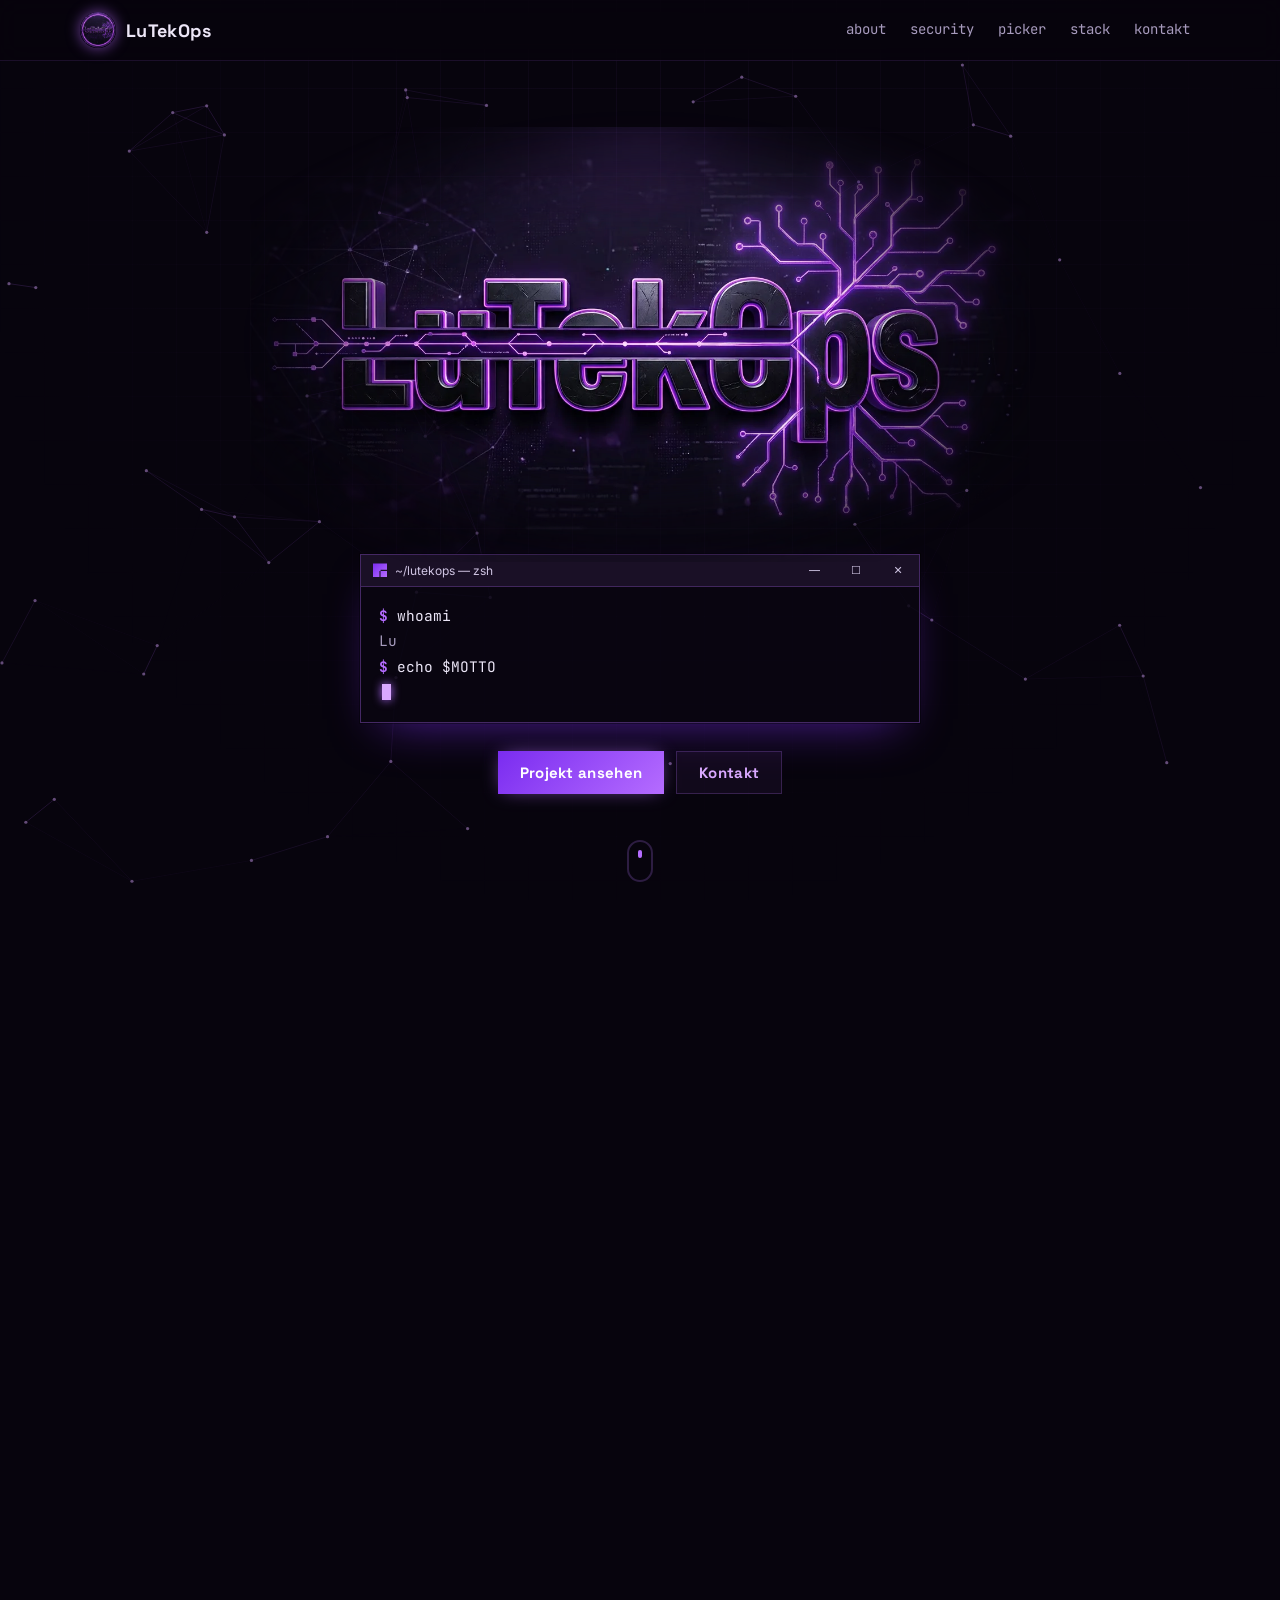
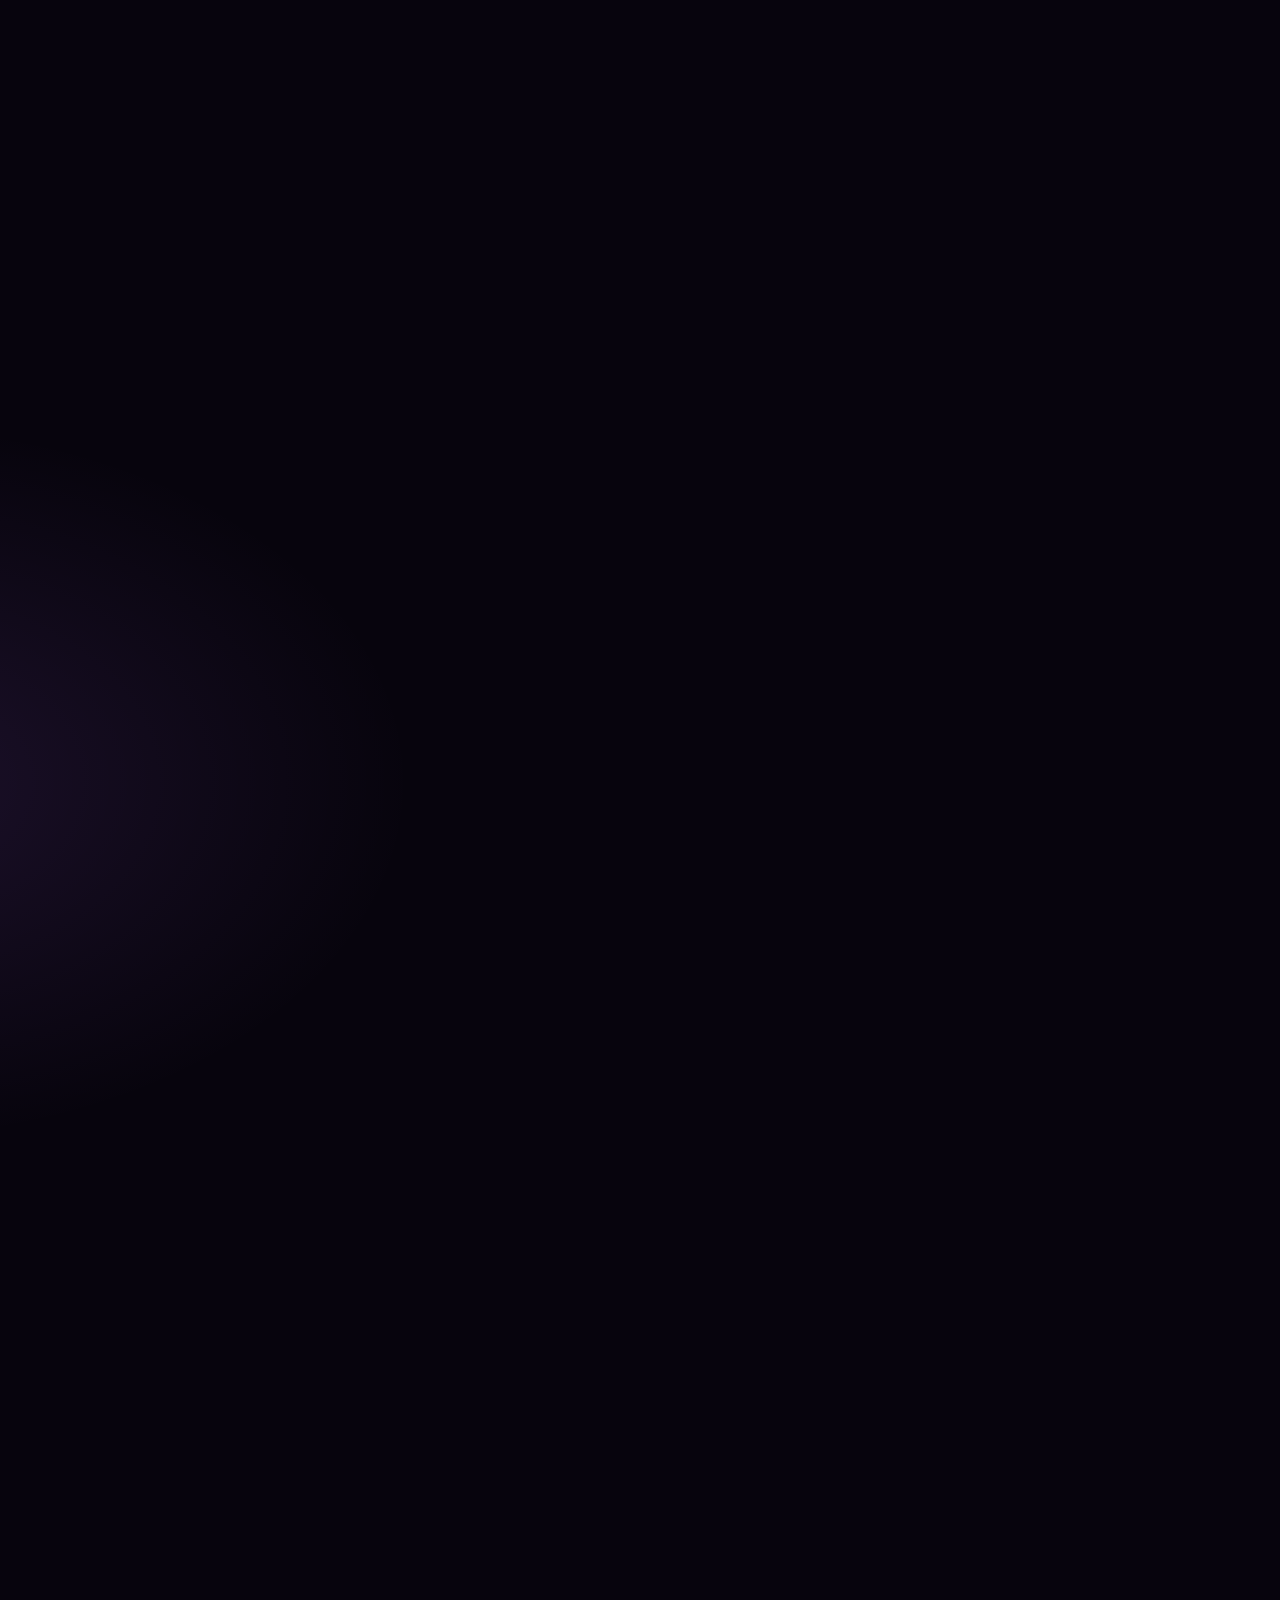
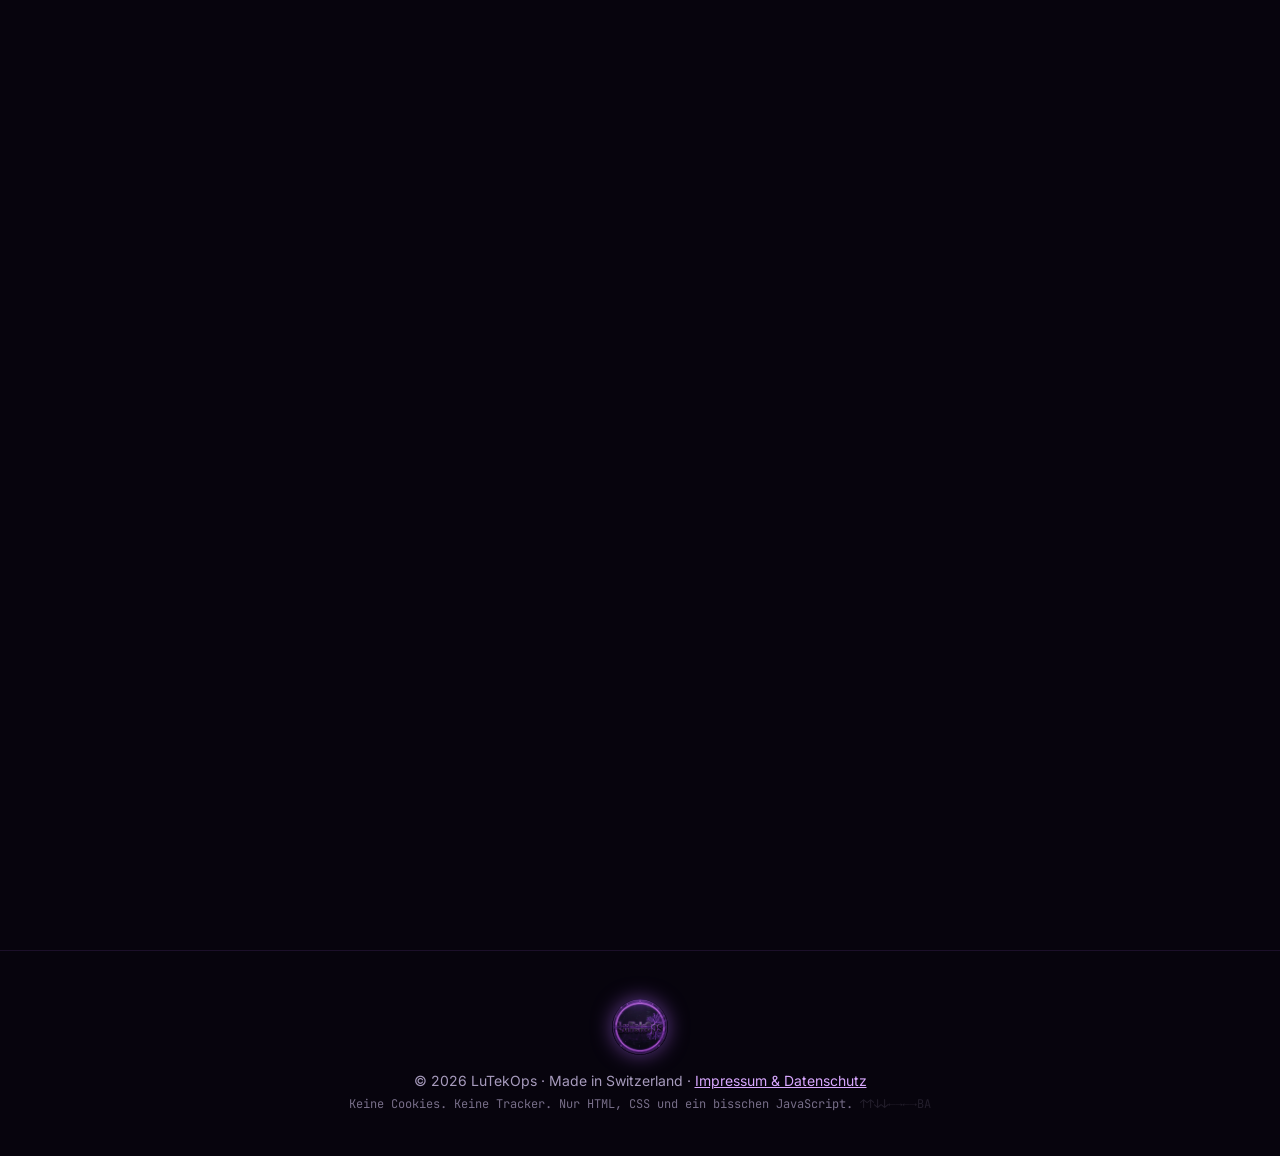
<file: index.html>
<!doctype html>
<html lang="de">
<head>
  <meta charset="utf-8">
  <meta name="viewport" content="width=device-width, initial-scale=1">
  <meta name="referrer" content="strict-origin-when-cross-origin">
  <meta http-equiv="Content-Security-Policy" content="default-src 'none'; script-src 'self'; style-src 'self'; font-src 'self'; img-src 'self'; media-src 'self'; base-uri 'none'; form-action 'none'">
  <meta name="theme-color" content="#07040d">
  <meta name="google-site-verification" content="8KWiDlJk8dZb4YWInqEGi_LfHeSnFPzerXqF7C43k3g">
  <title>LuTekOps · Code. Build. Operate.</title>
  <meta name="description" content="LuTekOps – Indie-Tech-Lab aus der Schweiz. Apps, Backends und Ops aus einer Hand. Entwickler von Picker – Smart Decisions.">
  <link rel="canonical" href="https://lutekops.ch/">
  <meta property="og:url" content="https://lutekops.ch/">
  <meta property="og:type" content="website">
  <meta property="og:site_name" content="LuTekOps">
  <meta property="og:title" content="LuTekOps · Code. Build. Operate.">
  <meta property="og:description" content="Indie-Tech-Lab aus der Schweiz. Entwickler von Picker – Smart Decisions.">
  <meta property="og:image" content="https://lutekops.ch/assets/img/og-image.jpg">
  <meta property="og:image:width" content="1200">
  <meta property="og:image:height" content="630">
  <meta name="twitter:card" content="summary_large_image">
  <link rel="icon" href="favicon-48.png" type="image/png" sizes="48x48">
  <link rel="apple-touch-icon" href="apple-touch-icon.png">
  <link rel="preload" href="assets/fonts/space-grotesk-latin-700-normal.woff2" as="font" type="font/woff2" crossorigin>
  <link rel="stylesheet" href="assets/site.css">
  <script src="assets/site.js" defer></script>
</head>
<body>
<canvas id="net" aria-hidden="true"></canvas>
<div class="grain" aria-hidden="true"></div>

<header class="top">
  <a class="mini-brand" href="#top" aria-label="LuTekOps – nach oben"><img src="assets/img/logo-round.webp" alt="" width="36" height="36"> <span>LuTekOps</span></a>
  <nav>
    <a href="#about">about</a>
    <a href="#security">security</a>
    <a href="#picker">picker</a>
    <a href="#stack">stack</a>
    <a href="#kontakt">kontakt</a>
  </nav>
</header>

<main id="top">
  <section class="hero">
    <div class="hero-logo">
      <img src="assets/img/logo-wide.webp" srcset="assets/img/logo-wide-760.webp 760w, assets/img/logo-wide.webp 1376w" sizes="(max-width: 780px) 100vw, 780px" alt="LuTekOps Logo" width="1376" height="768" fetchpriority="high">
    </div>
    <h1 class="sr-only">LuTekOps</h1>
    <div class="term" role="img" aria-label="Terminal: whoami – LuTekOps, Indie-Tech-Lab aus der Schweiz. Code. Build. Operate.">
      <div class="term-bar"><span>~/lutekops — zsh</span><b class="wc"><button type="button" data-msg="nur Klick Klick, sonst nix" aria-label="Minimieren">—</button><button type="button" data-msg="nur Klick Klick, sonst nix" aria-label="Maximieren">☐</button><button type="button" data-msg="nur Klick Klick, sonst nix" aria-label="Schliessen">✕</button></b></div>
      <pre class="term-body"><span class="p">$</span> whoami
<span class="o" data-type="LuTekOps – Indie-Tech-Lab aus der Schweiz 🇨🇭">LuTekOps – Indie-Tech-Lab aus der Schweiz 🇨🇭</span>
<span class="p">$</span> echo $MOTTO
<span class="o accent" data-type="Code. Build. Operate.">Code. Build. Operate.</span><span class="cursor"></span></pre>
    </div>
    <div class="cta">
      <a class="btn primary" href="#picker">Projekt ansehen</a>
      <a class="btn ghost" href="#kontakt">Kontakt</a>
    </div>
    <a class="scroll-hint" href="#about" aria-label="Weiter nach unten"><span></span></a>
  </section>

  <section id="about" class="block reveal">
    <p class="kicker">// about</p>
    <h2>Von der Idee bis in den Store.<br><span class="glow">Alles aus einer Hand.</span></h2>
    <div class="about-grid">
      <div class="prose">
        <p>LuTekOps ist ein kleines, unabhängiges Tech-Lab aus der Schweiz. Hier entstehen Apps, die man wirklich benutzt: entworfen, gebaut, betrieben und abgesichert ohne Agentur, ohne Overhead und ohne Buzzword-Bingo.</p>
        <p>Der Name ist Programm: <strong>Lu</strong> für den Menschen dahinter, <strong>Tek</strong> für die Technik, <strong>Ops</strong> für alles, was danach kommt. Denn eine App ist erst fertig, wenn sie stabil läuft, Updates sauber ausrollen und die Daten sicher sind.</p>
        <p>Arbeitsweise: kleine Schritte, saubere Reviews, automatisierte Builds und Datenschutz von Anfang an mitgedacht. Und genug Kaffee, ok, seien wir ehrlich: Unmengen an Kaffee.</p>
      </div>
      <div class="card code-card">
        <div class="term-bar"><span>profile.yml</span><b class="wc"><button type="button" data-msg="Komm schon! 😂" aria-label="Minimieren">—</button><button type="button" data-msg="Komm schon! 😂" aria-label="Maximieren">☐</button><button type="button" data-msg="Komm schon! 😂" aria-label="Schliessen">✕</button></b></div>
<pre><span class="k">name:</span>     <span class="s">LuTekOps</span>
<span class="k">sitz:</span>     <span class="s">Schweiz</span>
<span class="k">rolle:</span>    <span class="s">dev + ops + security</span>
<span class="k">pipeline:</span> <span class="s">[idee, code, review, ship, run]</span>
<span class="k">tracker:</span>  <span class="n">0</span>   <span class="c"># auf dieser Seite</span>
<span class="k">kaffee:</span>   <span class="n">.inf</span>
<span class="k">status:</span>   <span class="ok">● online</span></pre>
      </div>
    </div>
    <ul class="values">
      <li><b>Fair finanziert</b><span>Werbung hält unsere Apps gratis. Personalisiert nur mit deiner Einwilligung, Daten nur so viel wie nötig. Wir arbeiten mit Google AdMob und würden niemals Daten direkt weiterverkaufen.</span></li>
      <li><b>Security first</b><span>Sicherheit kommt vor neuen Features. Was das konkret heisst, steht gleich unten.</span></li>
      <li><b>Ship small, ship often</b><span>Kleine Releases, nachvollziehbare Änderungen, kein Big Bang.</span></li>
    </ul>
  </section>

  <section id="security" class="block reveal">
    <p class="kicker">// security_first</p>
    <h2>Sicherheit ist eingebaut.<br><span class="glow">Von der Datenbank bis zum Release.</span></h2>
    <p class="sec-intro">Was in Picker heute schon läuft:</p>
    <ul class="sec-grid">
      <li><code>[✓] rls</code><b>Row-Level-Security überall</b><span>Jede Tabelle ist abgeschottet. Du siehst nur, was für dich bestimmt ist, auch wenn jemand direkt an der API rüttelt.</span></li>
      <li><code>[✓] least_privilege</code><b>Minimale Rechte</b><span>Gäste haben keinen Tabellenzugriff, jede Rolle bekommt nur genau die Rechte, die sie braucht. Heikle Aktionen laufen über geprüfte Server-Funktionen.</span></li>
      <li><code>[✓] auth</code><b>Starke Anmeldung</b><span>Passwörter werden mit bekannten Datenlecks abgeglichen. Ein Passwortwechsel klappt nur mit dem aktuellen Passwort.</span></li>
      <li><code>[✓] bot_shield</code><b>Bot-Schutz</b><span><strong class="hl">Cloudflare Turnstile</strong> hält Skripte und Fake-Konten draussen, ganz ohne Bilderrätsel.</span></li>
      <li><code>[✓] secrets</code><b>Secrets bleiben Secrets</b><span>Geheime Schlüssel liegen nur auf dem Server, nie im App-Code und nie im Repository.</span></li>
      <li><code>[✓] signed</code><b>Signierte Releases</b><span>Jedes Update ist kryptografisch signiert, App-Links sind per Digital Asset Links verifiziert.</span></li>
      <li><code>[✓] web</code><b>Gehärtete Websites</b><span>Nur HTTPS, strikte Content-Security-Policy, keine Skripte von Drittservern.</span></li>
      <li><code>[✓] retention</code><b>Daten mit Ablaufdatum</b><span>Automatische Löschfristen: Protokolle und Altdaten verschwinden von selbst, statt ewig herumzuliegen.</span></li>
    </ul>
    <p class="sec-foot">Und vor jedem Release: Code-Review, Security-Advisor, Rechte-Check. Lücke gefunden? <a href="mailto:kontakt@lutekops.ch">kontakt@lutekops.ch</a></p>
  </section>

  <section id="picker" class="block reveal">
    <p class="kicker">// projekt_01</p>
    <div class="project">
      <div class="project-text">
        <div class="app-head">
          <img src="assets/img/picker-icon.svg" alt="" width="64" height="64">
          <div>
            <h2>Picker – Smart Decisions</h2>
            <p class="by">developed by <span class="glow">LuTekOps</span></p>
          </div>
        </div>
        <p class="lead">Viele Optionen. Ein Pick.</p>
        <p>Pizza oder Sushi? Strand oder Berge? Picker macht aus endlosen Gruppenchats eine klare Antwort: Frage stellen, Optionen rein, deine Leute stimmen ab, fertig. Mit Text oder Bildern, privat für Freunde oder öffentlich im <em>Pick Tank</em>.</p>
        <ul class="features">
          <li>Umfrage in Sekunden erstellt</li>
          <li>Abstimmen auch ohne App, direkt im Browser</li>
          <li>Push, wenn deine Leute entschieden haben</li>
          <li>Unentschieden? Der Server wirft eine Münze</li>
          <li>In 6 Sprachen</li>
        </ul>
        <p class="status live"><span class="dot"></span> Jetzt bei Google Play</p>
        <div class="get">
          <a class="play-badge" href="https://play.google.com/store/apps/details?id=ch.lutekops.picker&amp;referrer=utm_source%3Dlutekops"><img src="assets/img/google-play-de.png" width="646" height="250" alt="Jetzt bei Google Play"></a>
          <figure class="qr"><img src="assets/img/qr-play.svg" width="104" height="104" alt="QR-Code: Picker im Google Play Store"><figcaption>scan &amp; pick</figcaption></figure>
        </div>
        <div class="cta left">
          <a class="btn primary" href="https://picker.lutekops.ch/">picker.lutekops.ch ↗</a>
        </div>
      </div>
      <div class="phone">
        <div class="phone-frame">
          <video id="clip" src="assets/video/picker-tiktok-de.mp4?v=3" poster="assets/video/picker-tiktok-de-poster.webp?v=3" muted loop playsinline preload="metadata" aria-label="Picker Promo-Video"></video>
          <button class="sound" type="button" aria-pressed="false" data-off="🔇 Ton an" data-on="🔊 Ton aus">🔇 Ton an</button>
        </div>
      </div>
    </div>
  </section>

  <section id="kaboom" class="block reveal">
    <p class="kicker">// projekt_02</p>
    <div class="project align-top">
      <div class="project-text">
        <h2 class="boom-title"><span class="tnt" aria-hidden="true">🧨<i class="spark"></i></span>Kaboom &amp; Sons</h2>
        <p class="lead boom">Zündschnur an. Rückwärts zählen. KABUMM!</p>
        <p>Ein 2D-Physik-Abrissspiel für Android: Ladungen setzen, Timing tüfteln, und das Gebäude muss sauber in der Zielzone landen. Ein Familienbetrieb, ein Opa mit Geheimrezepten und definitiv zu viel Dynamit.</p>
        <p class="status"><span class="dot"></span> coming soon</p>
      </div>
      <div class="phone">
        <div class="phone-frame tall">
          <img src="assets/img/kaboom-yard.webp" width="540" height="1200" alt="Screenshot aus Kaboom &amp; Sons: Hauptmenü mit dem Werkhof der Abrissfirma" decoding="async">
        </div>
      </div>
    </div>
  </section>

  <section id="stack" class="block reveal">
    <p class="kicker">// stack</p>
    <h2>Werkzeugkasten</h2>
    <div class="stack">
      <div class="card"><h3>📱 App</h3><p>Kotlin · Jetpack Compose · Material 3 · Android</p></div>
      <div class="card"><h3>🎮 Unity</h3><p>Unity 6 Gaming Engine · C# · 2D &amp; 3D URP · Physik-Engine · Android</p></div>
      <div class="card"><h3>🗄️ Backend</h3><p>Supabase · PostgreSQL · Row-Level-Security · Edge Functions (TypeScript) · Resend-Mails</p></div>
      <div class="card"><h3>⚙️ Ops</h3><p>Git-Workflows · GitHub Pages · Migrations as Code · signierte Releases</p></div>
      <div class="card"><h3>🔐 Security</h3><p>CSP · Least Privilege · Secret Management · HTTPS only</p></div>
      <div class="card"><h3>🔥 Firebase</h3><p>Cloud Messaging · Push-Benachrichtigungen in Echtzeit</p></div>
      <div class="card"><h3>🛡️ Cloudflare Turnstile</h3><p>Bot-Schutz ohne Bilderrätsel · für Web-Abstimmung und Anmeldungen</p></div>
      <div class="card"><h3>📢 Google AdMob</h3><p>Banner &amp; native Anzeigen · Einwilligung via Google UMP (TCF)</p></div>
      <div class="card wide"><h3>🤖 Agentic Engineering</h3><p>KI-gestützte Entwicklung: Reviews, Tests, Automatisierung</p></div>
    </div>
    <div class="next">
      <h2><span class="glow">...weitere Projekte folgen</span><span class="cursor"></span></h2>
    </div>
  </section>

  <section id="kontakt" class="block reveal contact">
    <p class="kicker">// kontakt</p>
    <h2>Idee? Feedback? Bug gefunden?</h2>
    <p>Schreib eine Mail. Antwort kommt von einem Menschen, nicht von einem Ticketsystem.</p>
    <a class="mail" href="mailto:kontakt@lutekops.ch"><span class="p">&gt;</span> kontakt@lutekops.ch</a>
  </section>
</main>

<footer>
  <img src="assets/img/logo-round.webp" alt="" width="56" height="56" loading="lazy">
  <p>© 2026 LuTekOps · Made in Switzerland · <a href="impressum/">Impressum &amp; Datenschutz</a></p>
  <p class="tiny">Keine Cookies. Keine Tracker. Nur HTML, CSS und ein bisschen JavaScript. <span class="egg">↑↑↓↓←→←→BA</span></p>
</footer>
</body>
</html>
</file>
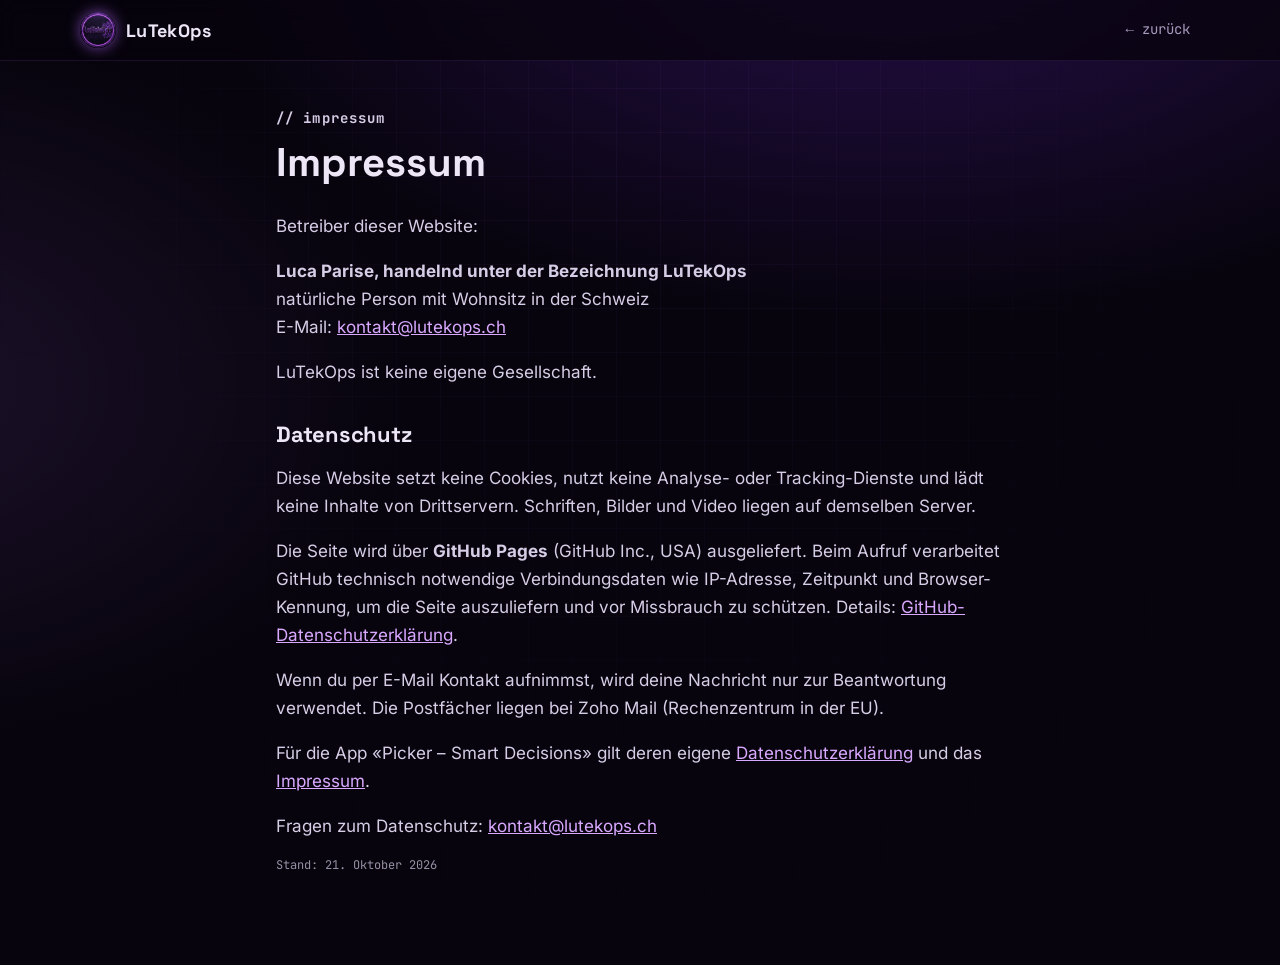
<file: impressum/index.html>
<!doctype html>
<html lang="de">
<head>
  <meta charset="utf-8">
  <meta name="viewport" content="width=device-width, initial-scale=1">
  <meta name="referrer" content="strict-origin-when-cross-origin">
  <meta http-equiv="Content-Security-Policy" content="default-src 'none'; style-src 'self'; font-src 'self'; img-src 'self'; base-uri 'none'; form-action 'none'">
  <meta name="theme-color" content="#07040d">
  <title>LuTekOps · Impressum</title>
  <link rel="canonical" href="https://lutekops.ch/impressum/">
  <link rel="icon" href="../favicon-48.png" type="image/png" sizes="48x48">
  <link rel="stylesheet" href="../assets/site.css">
</head>
<body>
<div class="grain" aria-hidden="true"></div>
<header class="top">
  <a class="mini-brand" href="../"><img src="../assets/img/logo-round.webp" alt="" width="36" height="36"> <span>LuTekOps</span></a>
  <nav><a href="../">← zurück</a></nav>
</header>
<main class="legal">
  <p class="kicker">// impressum</p>
  <h1>Impressum</h1>
  <p>Betreiber dieser Website:</p>
  <p><strong>Luca Parise, handelnd unter der Bezeichnung LuTekOps</strong><br>
  natürliche Person mit Wohnsitz in der Schweiz<br>
  E-Mail: <a href="mailto:kontakt@lutekops.ch">kontakt@lutekops.ch</a></p>
  <p>LuTekOps ist keine eigene Gesellschaft.</p>

  <h2>Datenschutz</h2>
  <p>Diese Website setzt keine Cookies, nutzt keine Analyse- oder Tracking-Dienste und lädt keine Inhalte von Drittservern. Schriften, Bilder und Video liegen auf demselben Server.</p>
  <p>Die Seite wird über <strong>GitHub Pages</strong> (GitHub Inc., USA) ausgeliefert. Beim Aufruf verarbeitet GitHub technisch notwendige Verbindungsdaten wie IP-Adresse, Zeitpunkt und Browser-Kennung, um die Seite auszuliefern und vor Missbrauch zu schützen. Details: <a href="https://docs.github.com/de/site-policy/privacy-policies/github-general-privacy-statement">GitHub-Datenschutzerklärung</a>.</p>
  <p>Wenn du per E-Mail Kontakt aufnimmst, wird deine Nachricht nur zur Beantwortung verwendet. Die Postfächer liegen bei Zoho Mail (Rechenzentrum in der EU).</p>
  <p>Für die App «Picker – Smart Decisions» gilt deren eigene <a href="https://picker.lutekops.ch/privacy/">Datenschutzerklärung</a> und das <a href="https://picker.lutekops.ch/impressum/">Impressum</a>.</p>
  <p>Fragen zum Datenschutz: <a href="mailto:kontakt@lutekops.ch">kontakt@lutekops.ch</a></p>
  <p class="tiny">Stand: 21. Oktober 2026</p>
</main>
</body>
</html>
</file>
<file: assets/site.css>
@font-face { font-family: "Space Grotesk"; src: url("fonts/space-grotesk-latin-500-normal.woff2") format("woff2"); font-weight: 500; font-display: swap; }
@font-face { font-family: "Space Grotesk"; src: url("fonts/space-grotesk-latin-700-normal.woff2") format("woff2"); font-weight: 700; font-display: swap; }
@font-face { font-family: "Inter"; src: url("fonts/inter.woff2") format("woff2"); font-weight: 400 700; font-display: swap; }
@font-face { font-family: "JetBrains Mono"; src: url("fonts/jetbrains-mono-latin-400-normal.woff2") format("woff2"); font-weight: 400; font-display: swap; }
@font-face { font-family: "JetBrains Mono"; src: url("fonts/jetbrains-mono-latin-700-normal.woff2") format("woff2"); font-weight: 700; font-display: swap; }

:root {
  --bg: #07040d;
  --bg-2: #0e0819;
  --panel: rgba(22, 12, 38, .62);
  --line: rgba(181, 120, 255, .22);
  --text: #ece6f7;
  --muted: #a79bbd;
  --neon: #b56cff;
  --neon-2: #d9a8ff;
  --neon-deep: #7a2cf0;
  --ok: #4ade80;
  --radius: 18px;
  --mono: "JetBrains Mono", ui-monospace, SFMono-Regular, Menlo, Consolas, monospace;
  --head: "Space Grotesk", "Inter", system-ui, sans-serif;
  color-scheme: dark;
}

* { box-sizing: border-box; }
html { overflow-x: clip; scroll-behavior: smooth; scroll-padding-top: 76px; }
body {
  margin: 0;
  background:
    radial-gradient(1200px 700px at 70% -10%, rgba(122, 44, 240, .28), transparent 60%),
    radial-gradient(900px 600px at -10% 40%, rgba(181, 108, 255, .12), transparent 60%),
    var(--bg);
  color: var(--text);
  font: 400 17px/1.65 "Inter", system-ui, -apple-system, "Segoe UI", sans-serif;
  overflow-x: hidden;
  -webkit-font-smoothing: antialiased;
}
::selection { background: var(--neon-deep); color: #fff; }
a { color: var(--neon-2); }
img, video { max-width: 100%; height: auto; display: block; }
.sr-only { position: absolute; width: 1px; height: 1px; overflow: hidden; clip: rect(0 0 0 0); white-space: nowrap; }

#net { position: fixed; inset: 0; width: 100%; height: 100%; z-index: -1; opacity: .55; pointer-events: none; }
.grain {
  position: fixed; inset: 0; z-index: -1; pointer-events: none;
  background-image: linear-gradient(rgba(181,108,255,.05) 1px, transparent 1px), linear-gradient(90deg, rgba(181,108,255,.05) 1px, transparent 1px);
  background-size: 44px 44px;
  mask-image: radial-gradient(ellipse at 50% 20%, #000 0%, transparent 75%);
}

/* top bar */
.top {
  position: sticky; top: 0; z-index: 10;
  display: flex; align-items: center; justify-content: space-between; gap: 12px;
  padding: 12px max(16px, calc((100vw - 1120px) / 2));
  background: rgba(7, 4, 13, .72);
  backdrop-filter: blur(12px); -webkit-backdrop-filter: blur(12px);
  border-bottom: 1px solid rgba(181, 108, 255, .12);
}
.mini-brand { display: flex; align-items: center; gap: 10px; color: var(--text); text-decoration: none; font: 700 18px var(--head); letter-spacing: .02em; }
.mini-brand img { border-radius: 50%; box-shadow: 0 0 14px rgba(181,108,255,.6); }
.top nav { display: flex; gap: 4px; font-family: var(--mono); font-size: 14px; }
.top nav a { color: var(--muted); text-decoration: none; padding: 6px 10px; border-radius: 8px; transition: color .2s, background .2s; }
.top nav a:hover, .top nav a:focus-visible { color: #fff; background: rgba(181,108,255,.14); }
@media (max-width: 560px) { .mini-brand span { display: none; } .top nav a { padding: 6px 7px; font-size: 13px; } }

main { padding: 0 16px; }
section { max-width: 1120px; margin: 0 auto; }

/* hero */
.hero { min-height: calc(100svh - 61px); display: flex; flex-direction: column; align-items: center; justify-content: center; text-align: center; padding: 32px 0 72px; position: relative; }
.hero-logo { width: min(780px, 100%); position: relative; }
.hero-logo::before {
  content: ""; position: absolute; inset: 10% 5%; z-index: -1;
  background: radial-gradient(closest-side, rgba(181,108,255,.45), transparent);
  filter: blur(40px); animation: pulse 5s ease-in-out infinite;
}
.hero-logo img {
  border-radius: 22px;
  mask-image: radial-gradient(ellipse 60% 58% at 50% 50%, #000 45%, transparent 100%);
  -webkit-mask-image: radial-gradient(ellipse 60% 58% at 50% 50%, #000 45%, transparent 100%);
  animation: flicker 7s linear infinite;
}
@keyframes pulse { 50% { opacity: .55; transform: scale(.96); } }
@keyframes flicker { 0%, 93%, 100% { opacity: 1; } 94% { opacity: .75; } 95% { opacity: 1; } 96.5% { opacity: .82; } }

.term {
  width: min(560px, 100%); margin-top: -8px; text-align: left;
  background: rgba(10, 6, 18, .85); border: 1px solid var(--line); border-radius: 14px;
  box-shadow: 0 0 0 1px rgba(181,108,255,.06), 0 20px 60px -20px rgba(122,44,240,.6);
  overflow: hidden;
}
.term-bar { display: flex; align-items: center; gap: 7px; padding: 10px 14px; border-bottom: 1px solid rgba(181,108,255,.12); font: 12px var(--mono); color: var(--muted); }
.term-bar i { width: 11px; height: 11px; border-radius: 50%; background: #ff5f57; }
.term-bar i:nth-child(2) { background: #febc2e; }
.term-bar i:nth-child(3) { background: #28c840; }
.term-bar span { margin-left: 8px; }
.term-body { margin: 0; padding: 16px 18px 18px; font: 14.5px/1.75 var(--mono); white-space: pre-wrap; color: var(--text); }
.p { color: var(--neon); font-weight: 700; }
.o { color: var(--muted); }
.accent { color: var(--neon-2); text-shadow: 0 0 12px rgba(217,168,255,.7); font-weight: 700; }
.cursor { display: inline-block; width: .6em; height: 1.1em; vertical-align: -.18em; margin-left: 3px; background: var(--neon-2); box-shadow: 0 0 10px var(--neon); animation: blink 1s steps(1) infinite; }
@keyframes blink { 50% { opacity: 0; } }

.cta { display: flex; gap: 12px; flex-wrap: wrap; justify-content: center; margin-top: 28px; }
.cta.left { justify-content: flex-start; }
.btn {
  display: inline-flex; align-items: center; gap: 8px; padding: 12px 22px; border-radius: 999px;
  font: 700 15px var(--head); letter-spacing: .02em; text-decoration: none; transition: transform .15s, box-shadow .2s, background .2s;
}
.btn.primary { color: #fff; background: linear-gradient(135deg, var(--neon-deep), var(--neon)); box-shadow: 0 0 24px -4px rgba(181,108,255,.8), inset 0 1px 0 rgba(255,255,255,.25); }
.btn.primary:hover { transform: translateY(-2px); box-shadow: 0 0 36px -2px rgba(181,108,255,.95), inset 0 1px 0 rgba(255,255,255,.25); }
.btn.ghost { color: var(--neon-2); border: 1px solid var(--line); background: rgba(181,108,255,.06); }
.btn.ghost:hover { background: rgba(181,108,255,.16); transform: translateY(-2px); }
.btn:focus-visible, .sound:focus-visible, .top a:focus-visible, .mail:focus-visible { outline: 2px solid var(--neon-2); outline-offset: 3px; }

.scroll-hint { position: absolute; bottom: 18px; width: 26px; height: 42px; border: 2px solid var(--line); border-radius: 14px; }
.scroll-hint span { position: absolute; left: 50%; top: 8px; width: 4px; height: 8px; margin-left: -2px; border-radius: 2px; background: var(--neon); animation: scroll 1.8s ease-in-out infinite; }
@keyframes scroll { 0% { opacity: 0; transform: translateY(0); } 40% { opacity: 1; } 100% { opacity: 0; transform: translateY(14px); } }

/* blocks */
.block { padding: 88px 0; }
.kicker { font: 700 14px var(--mono); color: var(--neon); letter-spacing: .08em; margin: 0 0 10px; }
h2 { font: 700 clamp(28px, 5vw, 46px)/1.12 var(--head); margin: 0 0 28px; letter-spacing: -.01em; }
h3 { font: 700 18px var(--head); margin: 0 0 6px; }
.glow { color: var(--neon-2); text-shadow: 0 0 18px rgba(181,108,255,.75); }

.card { background: var(--panel); border: 1px solid var(--line); border-radius: var(--radius); backdrop-filter: blur(6px); -webkit-backdrop-filter: blur(6px); }

.about-grid { display: grid; grid-template-columns: 1.25fr 1fr; gap: 36px; align-items: start; }
.prose p { margin: 0 0 16px; color: #d6cde6; }
.prose strong { color: var(--neon-2); }
.code-card { overflow: hidden; }
.code-card pre { margin: 0; padding: 18px; font: 14px/1.85 var(--mono); overflow-x: auto; }
.k { color: var(--neon); } .s { color: #f0d9ff; } .n { color: #7dd3fc; } .c { color: #6b5f80; font-style: italic; } .ok { color: var(--ok); text-shadow: 0 0 8px rgba(74,222,128,.6); }

.values { list-style: none; padding: 0; margin: 40px 0 0; display: grid; grid-template-columns: repeat(3, 1fr); gap: 16px; }
.values li { padding: 20px; border-left: 2px solid var(--neon); background: linear-gradient(90deg, rgba(181,108,255,.1), transparent); border-radius: 0 12px 12px 0; }
.values b { display: block; font: 700 17px var(--head); margin-bottom: 4px; }
.values span { color: var(--muted); font-size: 15px; }

/* project */
.project { display: grid; grid-template-columns: 1.2fr 1fr; gap: 48px; align-items: center; }
.project.align-top { align-items: start; }
.project.align-top .boom-title { padding-top: 10px; }
.app-head { display: flex; align-items: center; gap: 16px; margin-bottom: 18px; }
.app-head img { border-radius: 16px; box-shadow: 0 0 30px -6px rgba(16,185,129,.55), 0 0 30px -6px rgba(244,63,94,.45); }
.app-head h2 { margin: 0; font-size: clamp(24px, 4vw, 36px); }
.by { margin: 2px 0 0; font: 14px var(--mono); color: var(--muted); }
.lead { font: 700 22px var(--head); margin: 0 0 10px; background: linear-gradient(90deg, #10b981, #f43f5e); -webkit-background-clip: text; background-clip: text; color: transparent; }
.project-text > p { color: #d6cde6; }
.features { list-style: none; padding: 0; margin: 18px 0; }
.features li { padding: 6px 0 6px 28px; position: relative; }
.features li::before { content: "▸"; position: absolute; left: 4px; color: var(--neon); text-shadow: 0 0 8px var(--neon); }
.status { display: inline-flex; align-items: center; gap: 10px; padding: 8px 14px; border-radius: 999px; border: 1px solid var(--line); background: rgba(181,108,255,.06); font: 13px var(--mono); color: var(--neon-2); }
.status .dot { width: 8px; height: 8px; border-radius: 50%; background: #fbbf24; box-shadow: 0 0 10px #fbbf24; animation: pulse 2s infinite; }

.status.live .dot { background: var(--ok); box-shadow: 0 0 10px var(--ok); }
.get { display: flex; align-items: center; gap: 20px; flex-wrap: wrap; margin: 22px 0 6px; }
.play-badge img { display: block; width: 200px; height: auto; transition: transform .15s; }
.play-badge:hover img { transform: translateY(-2px); }
.play-badge:focus-visible { outline: 2px solid var(--neon-2); outline-offset: 3px; border-radius: 10px; }
.qr { margin: 0; display: flex; flex-direction: column; align-items: center; gap: 6px; }
.qr img { width: 104px; height: 104px; border-radius: 10px; box-shadow: 0 0 0 1px var(--line), 0 0 24px -6px rgba(181,108,255,.8); }
.qr figcaption { font: 12px var(--mono); color: var(--muted); }

/* kaboom */
.boom-title { display: flex; align-items: center; gap: 12px; margin: 0 0 18px; }
.tnt { position: relative; display: inline-block; font-size: .9em; transform: rotate(-14deg); animation: tnt-wobble 2.4s ease-in-out infinite; }
.spark { position: absolute; top: -.12em; right: -.08em; width: .32em; height: .32em; border-radius: 50%; background: radial-gradient(circle, #fff 0 20%, #fde047 35%, #f97316 60%, transparent 70%); box-shadow: 0 0 12px 4px rgba(251,146,60,.85); animation: spark .18s steps(2) infinite alternate; }
@keyframes spark { from { transform: scale(.7) rotate(0); opacity: .8; } to { transform: scale(1.25) rotate(45deg); opacity: 1; } }
@keyframes tnt-wobble { 0%, 100% { transform: rotate(-14deg); } 92% { transform: rotate(-14deg); } 95% { transform: rotate(-8deg) translateX(2px); } 98% { transform: rotate(-20deg) translateX(-2px); } }
.lead.boom { background: linear-gradient(90deg, #fde047, #f97316, #ef4444); -webkit-background-clip: text; background-clip: text; color: transparent; }
.phone-frame.tall { aspect-ratio: 9 / 20; width: min(300px, 76vw); }
.phone-frame img { display: block; width: 100%; height: 100%; object-fit: cover; border-radius: 30px; background: #000; }
@media (prefers-reduced-motion: reduce) { .tnt, .spark { animation: none; } }

.phone { display: flex; justify-content: center; }
.phone-frame {
  position: relative; width: min(340px, 82vw); aspect-ratio: 9 / 16; border-radius: 38px; padding: 10px;
  background: linear-gradient(160deg, #2a1a45, #120a20);
  box-shadow: 0 0 0 1px rgba(181,108,255,.35), 0 0 60px -10px rgba(181,108,255,.7), 0 40px 80px -30px #000;
  transform: perspective(1200px) rotateY(-8deg) rotateX(2deg); transition: transform .5s;
}
.phone-frame:hover { transform: perspective(1200px) rotateY(0) rotateX(0); }
.phone-frame video { width: 100%; height: 100% !important; object-fit: cover; border-radius: 30px; background: #000; }
.sound {
  position: absolute; bottom: 22px; left: 50%; transform: translateX(-50%);
  padding: 8px 14px; border: 1px solid rgba(255,255,255,.25); border-radius: 999px; cursor: pointer;
  background: rgba(10, 6, 18, .7); color: #fff; font: 600 13px var(--head); backdrop-filter: blur(6px);
}
.sound:hover { background: rgba(122,44,240,.8); }

/* stack */
.stack { display: grid; grid-template-columns: repeat(4, 1fr); gap: 16px; }
@media (max-width: 1100px) { .stack { grid-template-columns: repeat(2, 1fr); } }
.stack .card { padding: 22px; transition: transform .25s, border-color .25s, box-shadow .25s; }
.stack .card:hover { transform: translateY(-4px); border-color: rgba(181,108,255,.6); box-shadow: 0 10px 40px -14px rgba(181,108,255,.7); }
.stack p { margin: 0; color: var(--muted); font-size: 15px; }
.stack .card.wide { grid-column: 1 / -1; }

/* contact */
.contact { text-align: center; }
.contact > p:not(.kicker) { color: var(--muted); margin: -12px 0 28px; }
.mail {
  display: inline-block; padding: 18px 28px; border-radius: 14px; border: 1px solid var(--line);
  background: rgba(10,6,18,.8); color: var(--text); text-decoration: none; font: 700 clamp(16px, 3.6vw, 24px) var(--mono);
  box-shadow: 0 0 40px -14px rgba(181,108,255,.9); transition: box-shadow .2s, transform .2s; word-break: break-all;
}
.mail:hover { transform: translateY(-2px); box-shadow: 0 0 60px -10px rgba(181,108,255,1); }

footer { text-align: center; padding: 48px 16px 40px; border-top: 1px solid rgba(181,108,255,.12); color: var(--muted); font-size: 14px; }
footer img { margin: 0 auto 14px; border-radius: 50%; box-shadow: 0 0 20px rgba(181,108,255,.5); }
footer p { margin: 4px 0; }
.tiny { font: 12px var(--mono); opacity: .7; }
.egg { opacity: .25; }

/* scroll reveal (only when JS runs) */
.js .reveal { opacity: 0; transform: translateY(28px); transition: opacity .8s ease, transform .8s ease; }
.js .reveal.in { opacity: 1; transform: none; }

/* konami */
.glitch .hero-logo img { animation: glitch .35s steps(2) infinite; }
.glitch { --neon: #39ff14; --neon-2: #a6ff8f; --neon-deep: #138a00; }
@keyframes glitch { 0% { transform: translate(0); filter: hue-rotate(0); } 50% { transform: translate(-3px, 2px); filter: hue-rotate(90deg); } 100% { transform: translate(3px, -1px); filter: hue-rotate(-60deg); } }

@media (max-width: 860px) {
  .about-grid, .project { grid-template-columns: 1fr; }
  .values, .stack { grid-template-columns: 1fr; }
  .phone { order: -1; }
  .project.align-top .phone { order: 0; }
  .phone-frame { transform: none; }
  .block { padding: 64px 0; }
}
@media (min-width: 561px) and (max-width: 860px) { .stack { grid-template-columns: 1fr 1fr; } }

@media (prefers-reduced-motion: reduce) {
  *, *::before, *::after { animation: none !important; transition: none !important; }
  html { scroll-behavior: auto; }
  .js .reveal { opacity: 1; transform: none; }
}

/* legal page */
.legal { max-width: 760px; margin: 0 auto; padding: 48px 16px 80px; }
.legal h1 { font: 700 clamp(28px, 5vw, 40px) var(--head); margin: 0 0 24px; }
.legal h2 { font-size: 22px; margin: 36px 0 12px; }
.legal p, .legal li { color: #d6cde6; }
.notfound { text-align: center; padding-top: 18vh; }
.notfound .term { margin: 24px auto; }
@media (max-width: 560px) {
  .hero-logo { width: 118vw; max-width: none; margin: -24px 0 -36px; flex: none; }
  .hero-logo img { mask-image: radial-gradient(ellipse 50% 50% at 50% 50%, #000 60%, transparent 100%); -webkit-mask-image: radial-gradient(ellipse 50% 50% at 50% 50%, #000 60%, transparent 100%); }
}

/* security */
.sec-intro { color: var(--muted); margin: -12px 0 24px; }
.sec-grid { list-style: none; padding: 0; margin: 0; display: grid; grid-template-columns: repeat(4, 1fr); gap: 16px; }
.sec-grid li { display: flex; flex-direction: column; gap: 6px; padding: 20px; min-width: 0; border: 1px solid var(--line); border-radius: 14px; background: rgba(10, 6, 18, .7); transition: border-color .25s, box-shadow .25s; }
.sec-grid li:hover { border-color: rgba(74,222,128,.5); box-shadow: 0 0 30px -12px rgba(74,222,128,.6); }
.sec-grid li > code { font: 700 13px var(--mono); color: var(--ok); text-shadow: 0 0 8px rgba(74,222,128,.5); }
.sec-grid b { font: 700 17px var(--head); }
.sec-grid span { color: var(--muted); font-size: 15px; }
.sec-grid span code { font: 13px var(--mono); color: var(--neon-2); }
.sec-foot { margin: 24px 0 0; color: #d6cde6; }
@media (max-width: 1100px) { .sec-grid { grid-template-columns: repeat(2, 1fr); } }
@media (max-width: 600px) { .sec-grid { grid-template-columns: 1fr; } }
@media (max-width: 420px) { .top nav a { padding: 6px 5px; font-size: 12px; } }
.sec-grid .hl { color: var(--neon-2); font-weight: 700; }

/* Windows-Look: eckige Fenster, Titelleiste mit Minimieren/Maximieren/Schliessen */
.term, .card, .code-card, .sec-grid li, .stack .card, .mail, .values li, .status, .btn, .top nav a, .sound { border-radius: 0; }
.term, .card, .sec-grid li, .mail { border: 1px solid rgba(181,108,255,.35); box-shadow: 0 0 0 1px rgba(0,0,0,.4), 0 18px 50px -22px rgba(122,44,240,.7); }
.term-bar { gap: 0; padding: 0 0 0 12px; height: 32px; background: #1a1026; border-bottom: 1px solid rgba(181,108,255,.25); font: 12px "Inter", "Segoe UI", system-ui, sans-serif; color: #cfc4e2; }
.term-bar span { margin-left: 0; }
.term-bar .wc { margin-left: auto; display: flex; height: 100%; }
.term-bar .wc i { width: 42px; height: auto; border-radius: 0; background: none; display: grid; place-items: center; font-style: normal; font-size: 11px; color: #cfc4e2; transition: background .15s; }
.term-bar .wc i:nth-child(2) { background: none; }
.term-bar .wc i:nth-child(3) { background: none; }
.term-bar .wc i:hover { background: rgba(255,255,255,.08); }
.term-bar .wc i:last-child:hover { background: #c42b1c; color: #fff; }
.term-bar::before { content: ""; width: 14px; height: 14px; margin-right: 8px; background: linear-gradient(135deg, var(--neon-deep), var(--neon)); clip-path: polygon(0 0, 46% 0, 46% 46%, 0 46%, 0 0, 54% 0, 100% 0, 100% 46%, 54% 46%, 54% 0, 54% 54%, 100% 54%, 100% 100%, 54% 100%, 54% 54%, 0 54%, 46% 54%, 46% 100%, 0 100%, 0 54%); }
.sec-grid li { background: rgba(14, 9, 24, .85); border-top: 2px solid var(--ok); }
.stack .card { border-top: 2px solid var(--neon); }
.btn.primary { box-shadow: 0 0 20px -6px rgba(181,108,255,.8); }
.btn { padding: 11px 22px; }
.values li { border-left-width: 3px; }
.app-head img { border-radius: 0; }

.next { margin-top: 72px; text-align: center; }
.next h2 { margin: 0; }
.next .cursor { width: .45em; height: .9em; vertical-align: -.08em; margin-left: 6px; }

/* Fensterknöpfe als Buttons + Windows-Meldungsfenster */
.term-bar .wc button { width: 42px; border: 0; background: none; color: #cfc4e2; font: 11px "Inter", "Segoe UI", system-ui, sans-serif; cursor: pointer; transition: background .15s; }
.term-bar .wc button:hover { background: rgba(255,255,255,.08); }
.term-bar .wc button:last-child:hover { background: #c42b1c; color: #fff; }
.term-bar .wc button:focus-visible { outline: 1px solid var(--neon-2); outline-offset: -2px; }
.term-bar .wc { position: relative; }
.wc-tip { position: absolute; top: calc(100% + 6px); z-index: 20; padding: 5px 10px; white-space: nowrap; background: #120b1e; border: 1px solid rgba(181,108,255,.55); color: var(--text); font: 700 13px var(--mono); box-shadow: 0 8px 24px -8px rgba(122,44,240,.9); pointer-events: none; animation: pop .15s ease-out; }
.wc-tip::before { content: ""; position: absolute; top: -5px; width: 8px; height: 8px; background: #120b1e; border-left: 1px solid rgba(181,108,255,.55); border-top: 1px solid rgba(181,108,255,.55); transform: rotate(45deg); left: var(--arrow, 50%); margin-left: -4px; }
@keyframes pop { from { transform: scale(.94); opacity: 0; } }
</file>
